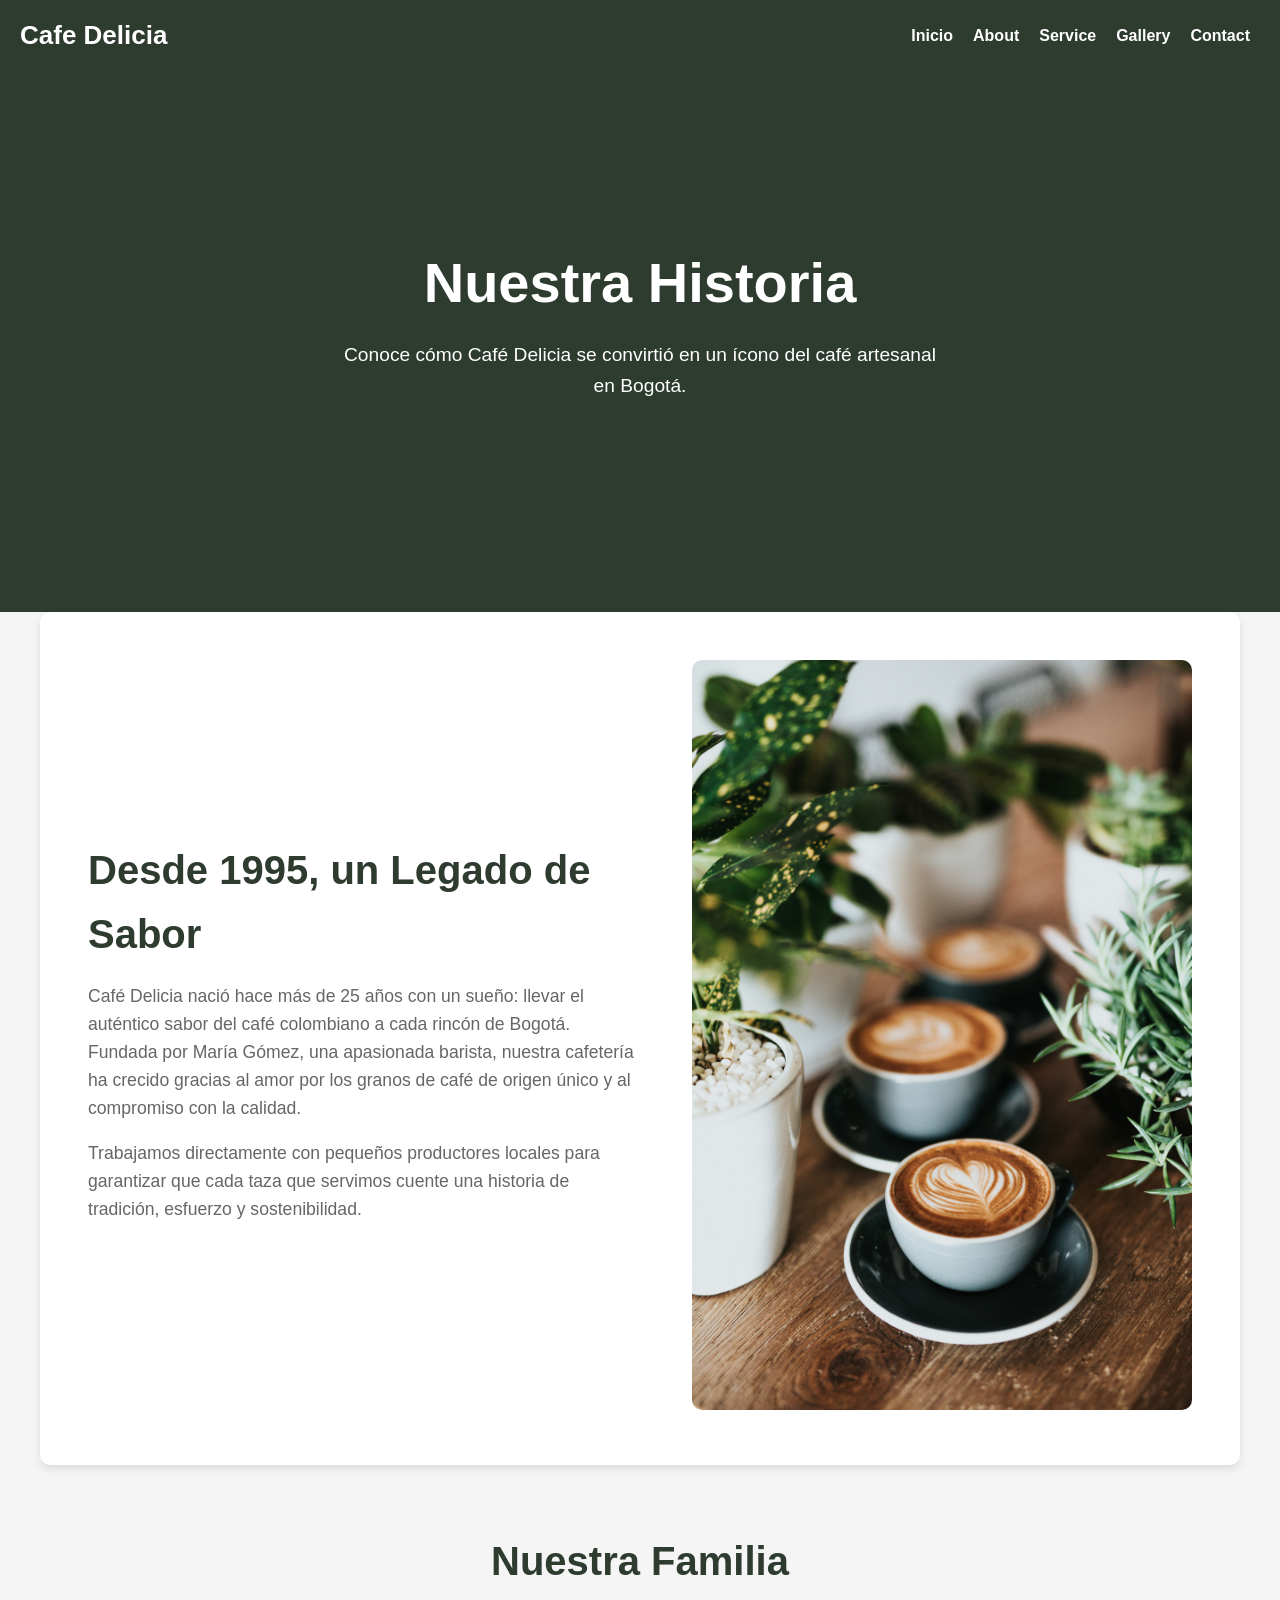
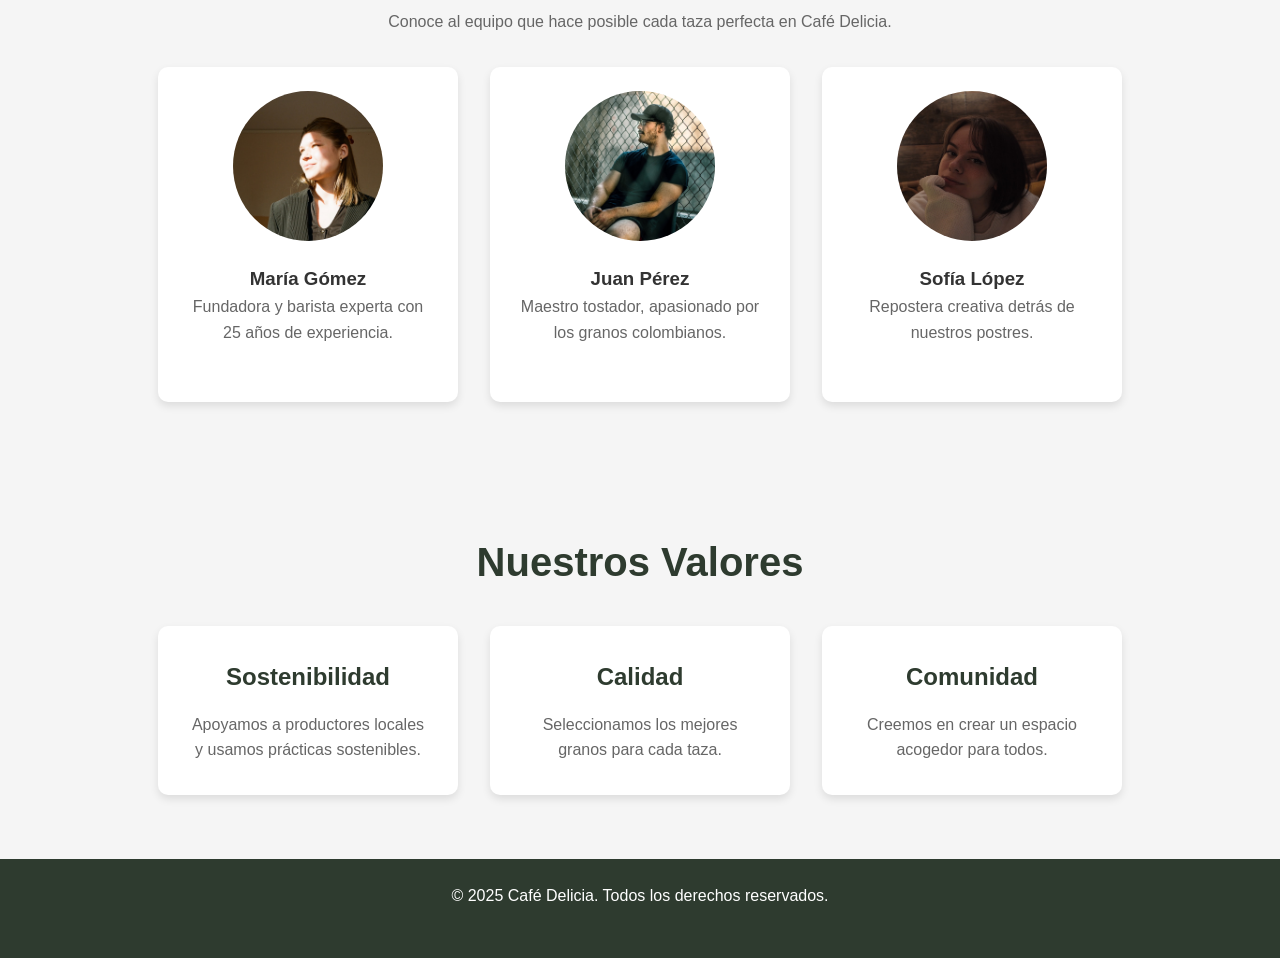
<file: page/about.html>
<!DOCTYPE html>
<html lang="es">
<head>
    <meta charset="UTF-8">
    <meta name="viewport" content="width=device-width, initial-scale=1.0">
    <title>Café Delicia - About</title>
    <link rel="stylesheet" href="../css/style.css">
</head>
<body>
    <nav class="navbar">
        <a href="../index.html">Cafe Delicia</a>
        <ul class="nav-links" id="navLinks">
            <li><a href="../index.html">Inicio</a></li>
            <li><a href="../page/about.html">About</a></li>
            <li><a href="../page/services.html">Service</a></li>
            <li><a href="../page/gallery.html">Gallery</a></li>
            <li><a href="../page/contact.html">Contact</a></li>
        </ul>
        <div class="hamburger" id="hamburger">
            <div></div>
            <div></div>
            <div></div>
        </div>
    </nav>
    
    <script>
        document.addEventListener("DOMContentLoaded", function () {
            const hamburger = document.getElementById("hamburger");
            const navLinks = document.getElementById("navLinks");
            
            hamburger.addEventListener("click", function () {
                navLinks.classList.toggle("active");
            });
        });
    </script>


    <main>
        <section class="hero about-hero">
            <div class="hero-content">
                <h1>Nuestra Historia</h1>
                <p>Conoce cómo Café Delicia se convirtió en un ícono del café artesanal en Bogotá.</p>
            </div>
        </section>

        <section class="content-section about-story">
            <div class="story-content">
                <h2>Desde 1995, un Legado de Sabor</h2>
                <p>Café Delicia nació hace más de 25 años con un sueño: llevar el auténtico sabor del café colombiano a cada rincón de Bogotá. Fundada por María Gómez, una apasionada barista, nuestra cafetería ha crecido gracias al amor por los granos de café de origen único y al compromiso con la calidad.</p>
                <p>Trabajamos directamente con pequeños productores locales para garantizar que cada taza que servimos cuente una historia de tradición, esfuerzo y sostenibilidad.</p>
            </div>
            <div class="story-image">
                <img src="../images/cafe4.jpg" alt="Cafetería">
            </div>
        </section>

        <section class="content-section team-section">
            <h2>Nuestra Familia</h2>
            <p>Conoce al equipo que hace posible cada taza perfecta en Café Delicia.</p>
            <div class="team-container">
                <div class="team-card">
                    <img src="../images/Maria.jpg" alt="María">
                    <h3>María Gómez</h3>
                    <p>Fundadora y barista experta con 25 años de experiencia.</p>
                </div>
                <div class="team-card">
                    <img src="../images/Juan.jpg" alt="Juan">
                    <h3>Juan Pérez</h3>
                    <p>Maestro tostador, apasionado por los granos colombianos.</p>
                </div>
                <div class="team-card">
                    <img src="../images/Sofia.jpg" alt="Sofía">
                    <h3>Sofía López</h3>
                    <p>Repostera creativa detrás de nuestros postres.</p>
                </div>
            </div>
        </section>

        <section class="content-section values-section">
            <h2>Nuestros Valores</h2>
            <div class="values-container">
                <div class="value-item">
                    <h3>Sostenibilidad</h3>
                    <p>Apoyamos a productores locales y usamos prácticas sostenibles.</p>
                </div>
                <div class="value-item">
                    <h3>Calidad</h3>
                    <p>Seleccionamos los mejores granos para cada taza.</p>
                </div>
                <div class="value-item">
                    <h3>Comunidad</h3>
                    <p>Creemos en crear un espacio acogedor para todos.</p>
                </div>
            </div>
        </section>
    </main>

    <footer>
        <p>© 2025 Café Delicia. Todos los derechos reservados.</p>
    </footer>
</body>
</html>
</file>
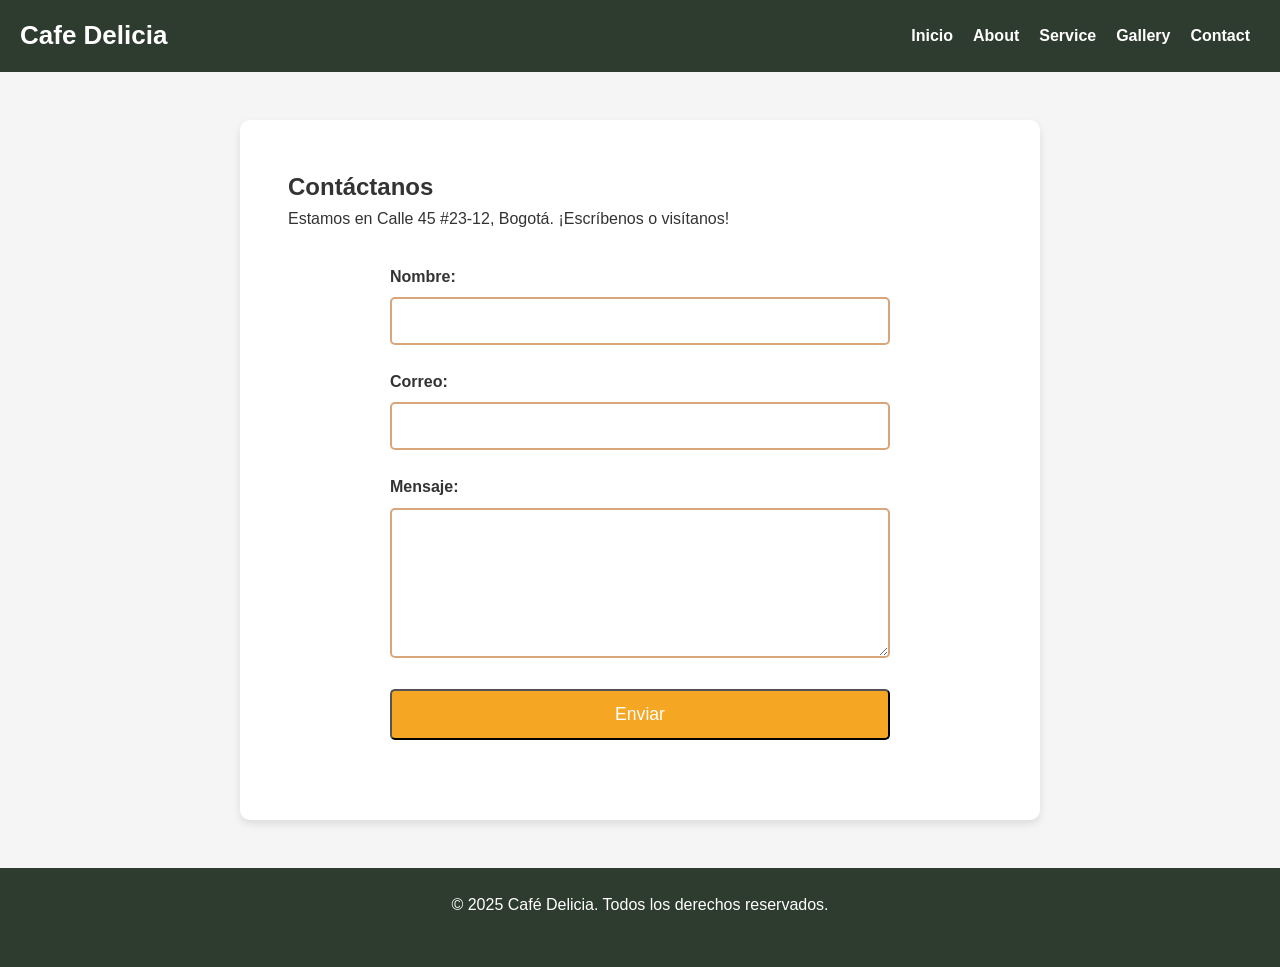
<file: page/contact.html>
<!DOCTYPE html>
<html lang="es">
<head>
    <meta charset="UTF-8">
    <meta name="viewport" content="width=device-width, initial-scale=1.0">
    <title>Café Delicia - Contact</title>
    <link rel="stylesheet" href="../css/style.css"> 
</head>
<body>
    <nav class="navbar">
        <a href="../index.html">Cafe Delicia</a>
        <ul class="nav-links" id="navLinks">
            <li><a href="../index.html">Inicio</a></li> 
            <li><a href="../page/about.html">About</a></li> 
            <li><a href="../page/services.html">Service</a></li> 
            <li><a href="../page/gallery.html">Gallery</a></li> 
            <li><a href="../page/contact.html">Contact</a></li> 
        </ul>
        <div class="hamburger" id="hamburger">
            <div></div>
            <div></div>
            <div></div>
        </div>
    </nav>
    
    <script>
        document.addEventListener("DOMContentLoaded", function () {
            const hamburger = document.getElementById("hamburger");
            const navLinks = document.getElementById("navLinks");
            
            hamburger.addEventListener("click", function () {
                navLinks.classList.toggle("active");
            });
        });
    </script>

    <main>
        <section class="content-section contact-section">
            <h2>Contáctanos</h2>
            <p>Estamos en Calle 45 #23-12, Bogotá. ¡Escríbenos o visítanos!</p>
            <div class="contact-container">
                <form class="contact-form">
                    <div class="form-group">
                        <label for="name">Nombre:</label>
                        <input type="text" id="name" name="name" required>
                    </div>
                    <div class="form-group">
                        <label for="email">Correo:</label>
                        <input type="email" id="email" name="email" required>
                    </div>
                    <div class="form-group">
                        <label for="message">Mensaje:</label>
                        <textarea id="message" name="message" required></textarea>
                    </div>
                    <button type="submit" class="btn">Enviar</button>
                </form>
            </div>
        </section>
    </main>

    <footer>
        <p>© 2025 Café Delicia. Todos los derechos reservados.</p>
    </footer>

</body>
</html>
</file>
<file: css/style.css>
@charset "UTF-8";
/* Reset y estilos base */
* {
  margin: 0;
  padding: 0;
  box-sizing: border-box;
}

body {
  font-family: "Arial", sans-serif;
  line-height: 1.6;
  background-color: #f5f5f5;
  color: #333;
}

/* navbar */

.navbar a {
  text-decoration: none; 
  color: white; 
  font-size: 26px; 
  font-weight: bold; 
  font-family: 'Arial', sans-serif; 
}

.navbar {
  display: flex;
  justify-content: space-between;
  align-items: center;
  background: #2e3b2f;
  padding: 15px 20px;
  position: relative;
}

.navbar .logo {
  color: white;
  font-size: 1.5rem;
  font-weight: bold;
}

.nav-links {
  list-style: none;
  display: flex;
}

.nav-links li {
  margin: 0 10px;
}

.nav-links a {
  color: white;
  text-decoration: none;
  font-size: 1rem;
}

.hamburger {
  display: none;
  flex-direction: column;
  cursor: pointer;
}

.hamburger div {
  width: 25px;
  height: 3px;
  background: white;
  margin: 5px;
}

/* Hero (General) */
.hero {
  display: flex;
  justify-content: center;
  align-items: center;
  padding: 4rem 3rem;
  background-color: #2e3b2f;
  color: #fff;
  min-height: 60vh;
  text-align: center;
  background-size: cover;
  background-position: center;
}

.hero-content h1 {
  font-size: 3.5rem;
  margin-bottom: 1.5rem;
  line-height: 1.2;
}

.hero-content p {
  font-size: 1.2rem;
  margin-bottom: 2rem;
}


/* Hero específico para About */
.about-hero {
  background-image: linear-gradient(rgba(46, 59, 47, 0.7), rgba(46, 59, 47, 0.7)), url("https://images.unsplash.com/photo-1495474472287-4d71bcdd2085?q=80&w=1200&auto=format&fit=crop");
}

/* Hero específico para Services */
.services-hero {
  background-image: linear-gradient(rgba(46, 59, 47, 0.7), rgba(46, 59, 47, 0.7)), url("https://images.unsplash.com/photo-1512568400610-62da28bc8a13?q=80&w=1200&auto=format&fit=crop");
}

/* Hero específico para Gallery */
.gallery-hero {
  background-image: linear-gradient(rgba(46, 59, 47, 0.7), rgba(46, 59, 47, 0.7)), url("https://images.unsplash.com/photo-1509042239860-f550ce710b93?q=80&w=1200&auto=format&fit=crop");
}

/* Hero (Index) */
.hero:not(.about-hero):not(.services-hero):not(.gallery-hero) {
  display: flex;
  justify-content: space-between;
  align-items: center;
  min-height: 80vh;
}

.hero-content {
  max-width: 50%;
}

.hero-image {
  position: relative;
  max-width: 40%;
}

.hero-image img {
  width: 100%;
  border-radius: 10px;
  object-fit: cover;
}

.highlight-box {
  position: absolute;
  bottom: 20px;
  left: -50px;
  background-color: #fff;
  padding: 1rem;
  border-radius: 10px;
  box-shadow: 0 4px 8px rgba(0, 0, 0, 0.1);
  text-align: center;
}

.highlight-box h3 {
  color: #2e3b2f;
  font-size: 1.2rem;
}

.highlight-box p {
  color: #666;
  font-size: 0.9rem;
}

/* Botones */
.btn {
  display: inline-block;
  background-color: #f5a623;
  color: #fff;
  padding: 0.8rem 2rem;
  text-decoration: none;
  border-radius: 5px;
  font-size: 1.1rem;
  transition: background-color 0.3s ease;
}

.btn:hover {
  background-color: #e69500;
}

/* Secciones de contenido */
.content-section {
  padding: 4rem 3rem;
  max-width: 1200px;
  margin: 0 auto;
}

/* About Story */
.about-story {
  display: flex;
  justify-content: space-between;
  align-items: center;
  gap: 2rem;
  background-color: #fff;
  border-radius: 10px;
  padding: 3rem;
  box-shadow: 0 4px 8px rgba(0, 0, 0, 0.1);
}

.story-content {
  max-width: 50%;
}

.story-content h2 {
  font-size: 2.5rem;
  margin-bottom: 1rem;
  color: #2e3b2f;
}

.story-content p {
  font-size: 1.1rem;
  color: #666;
  margin-bottom: 1rem;
}

.story-image img {
  max-width: 500px;
  border-radius: 10px;
  object-fit: cover;
}

/* Team */
.team-section h2 {
  font-size: 2.5rem;
  margin-bottom: 1rem;
  color: #2e3b2f;
  text-align: center;
}

.team-section p {
  text-align: center;
  margin-bottom: 2rem;
  color: #666;
}

.team-container {
  display: flex;
  gap: 2rem;
  flex-wrap: wrap;
  justify-content: center;
}

.team-card {
  background-color: #fff;
  padding: 1.5rem;
  border-radius: 10px;
  text-align: center;
  width: 300px;
  box-shadow: 0 4px 8px rgba(0, 0, 0, 0.1);
  transition: transform 0.3s ease;
}

.team-card:hover {
  transform: translateY(-10px);
}

.team-card img {
  width: 150px;
  height: 150px;
  border-radius: 50%;
  object-fit: cover;
  margin-bottom: 1rem;
}

/* Values */
.values-section h2 {
  font-size: 2.5rem;
  margin-bottom: 2rem;
  color: #2e3b2f;
  text-align: center;
}

.values-container {
  display: flex;
  gap: 2rem;
  justify-content: center;
  flex-wrap: wrap;
}

.value-item {
  background-color: #fff;
  padding: 2rem;
  border-radius: 10px;
  text-align: center;
  width: 300px;
  box-shadow: 0 4px 8px rgba(0, 0, 0, 0.1);
}

.value-item h3 {
  font-size: 1.5rem;
  color: #2e3b2f;
  margin-bottom: 1rem;
}

.value-item p {
  color: #666;
}

/* Services Intro */
.services-intro {
  display: flex;
  justify-content: space-between;
  align-items: center;
  gap: 2rem;
  background-color: #fff;
  border-radius: 10px;
  padding: 3rem;
  box-shadow: 0 4px 8px rgba(0, 0, 0, 0.1);
}

.intro-content {
  max-width: 50%;
}

.intro-content h2 {
  font-size: 2.5rem;
  margin-bottom: 1rem;
  color: #2e3b2f;
}

.intro-content p {
  font-size: 1.1rem;
  color: #666;
}

.intro-image img {
  max-width: 500px;
  border-radius: 10px;
  object-fit: cover;
}

/* Services Menu */
.services-menu h2 {
  font-size: 2.5rem;
  margin-bottom: 2rem;
  color: #2e3b2f;
  text-align: center;
}

.products {
  display: flex;
  justify-content: center;
  gap: 2rem;
  flex-wrap: wrap;
}

.product-card {
  background-color: #fff;
  padding: 1.5rem;
  border-radius: 10px;
  text-align: center;
  width: 250px;
  box-shadow: 0 4px 8px rgba(0, 0, 0, 0.1);
  transition: transform 0.3s ease;
}

.product-card:hover {
  transform: translateY(-10px);
}

.product-card img {
  width: 100%;
  height: 200px;
  border-radius: 10px;
  object-fit: cover;
}

.product-card h3 {
  font-size: 1.2rem;
  color: #2e3b2f;
  margin: 1rem 0;
}

.product-card p {
  color: #666;
  margin-bottom: 1rem;
}

/* Special Offers */
.special-offers h2 {
  font-size: 2.5rem;
  margin-bottom: 2rem;
  color: #2e3b2f;
  text-align: center;
}

.offers-container {
  display: flex;
  gap: 2rem;
  justify-content: center;
  flex-wrap: wrap;
}

.offer-card {
  background-color: #fff;
  padding: 1.5rem;
  border-radius: 10px;
  text-align: center;
  width: 300px;
  box-shadow: 0 4px 8px rgba(0, 0, 0, 0.1);
}

.offer-card img {
  width: 100%;
  height: 200px;
  border-radius: 10px;
  object-fit: cover;
  margin-bottom: 1rem;
}

.offer-card h3 {
  font-size: 1.5rem;
  color: #2e3b2f;
  margin-bottom: 0.5rem;
}

.offer-card p {
  color: #666;
}

/* Gallery Carousel */
.gallery-carousel h2 {
  font-size: 2.5rem;
  margin-bottom: 2rem;
  color: #2e3b2f;
  text-align: center;
}

.carousel {
  position: relative;
  max-width: 800px;
  margin: 2rem auto;
  overflow: hidden;
}

.carousel-inner {
  position: relative;
  width: 100%;
}

.carousel-item {
  display: none;
  width: 100%;
}

.carousel-item.active {
  display: block;
}

.carousel-item img {
  width: 100%;
  height: 400px;
  object-fit: cover;
  border-radius: 10px;
}

.carousel-prev, .carousel-next {
  position: absolute;
  top: 50%;
  transform: translateY(-50%);
  background-color: rgba(46, 59, 47, 0.7);
  color: #fff;
  border: none;
  padding: 1rem;
  cursor: pointer;
  font-size: 1.5rem;
}

.carousel-prev {
  left: 10px;
}

.carousel-next {
  right: 10px;
}

/* Gallery Grid */
.gallery-grid h2 {
  font-size: 2.5rem;
  margin-bottom: 2rem;
  color: #2e3b2f;
  text-align: center;
}

.gallery-container {
  display: grid;
  grid-template-columns: repeat(auto-fit, minmax(250px, 1fr));
  gap: 2rem;
  padding: 2rem;
}

.gallery-item {
  text-align: center;
}

.gallery-item img {
  width: 100%;
  height: 200px;
  object-fit: cover;
  border-radius: 10px;
  box-shadow: 0 4px 8px rgba(0, 0, 0, 0.1);
}

.gallery-item p {
  margin-top: 1rem;
  color: #666;
}

/* Testimonials */
.testimonials h2 {
  font-size: 2.5rem;
  margin-bottom: 2rem;
  color: #2e3b2f;
  text-align: center;
}

.testimonials-container {
  display: flex;
  gap: 2rem;
  justify-content: center;
  flex-wrap: wrap;
}

.testimonial-card {
  background-color: #fff;
  padding: 2rem;
  border-radius: 10px;
  text-align: center;
  width: 300px;
  box-shadow: 0 4px 8px rgba(0, 0, 0, 0.1);
}

.testimonial-card p {
  font-style: italic;
  color: #666;
  margin-bottom: 1rem;
}

.testimonial-card h3 {
  font-size: 1.2rem;
  color: #2e3b2f;
}

/* Features */
.features {
  display: flex;
  justify-content: space-around;
  padding: 3rem 2rem;
  background-color: #fff;
  text-align: center;
  gap: 2rem;
}

.feature-item {
  max-width: 300px;
  flex: 1;
}

.feature-item img {
  width: 50px;
  height: 50px;
  margin-bottom: 1rem;
  object-fit: cover;
}

.feature-item h3 {
  font-size: 1.3rem;
  margin-bottom: 0.5rem;
}

.feature-item p {
  color: #666;
  font-size: 1rem;
}

/* Blend Section */
.blend-section {
  display: flex;
  justify-content: space-between;
  align-items: center;
  padding: 4rem 3rem;
  background-color: #f5f5f5;
}

.blend-content {
  max-width: 50%;
}

.blend-content h2 {
  font-size: 2.5rem;
  margin-bottom: 1rem;
}

.blend-content p {
  font-size: 1.2rem;
  margin-bottom: 2rem;
}

.blend-image img {
  max-width: 400px;
  border-radius: 10px;
  object-fit: cover;
}

/* Best Sellers */
.best-sellers {
  padding: 4rem 3rem;
  background-color: #2e3b2f;
  color: #fff;
  text-align: center;
}

.best-sellers h2 {
  font-size: 2.5rem;
  margin-bottom: 3rem;
}

/* Contacto */
.contact-section {
  background-color: #fff;
  border-radius: 10px;
  padding: 3rem;
  box-shadow: 0 4px 8px rgba(0, 0, 0, 0.1);
  margin: 3rem auto;
  max-width: 800px;
}

.contact-section img {
  width: 100%;
  max-width: 400px;
  margin: 2rem auto;
  border-radius: 10px;
  object-fit: cover;
}

.contact-form {
  display: flex;
  flex-direction: column;
  gap: 1.5rem;
  max-width: 500px;
  margin: 2rem auto;
}

.form-group label {
  display: block;
  margin-bottom: 0.5rem;
  font-weight: bold;
}

.form-group input, .form-group textarea {
  width: 100%;
  padding: 0.8rem;
  border: 2px solid #d9a57b;
  border-radius: 5px;
  font-size: 1rem;
}

.form-group textarea {
  min-height: 150px;
}

/* Footer */
footer {
  background-color: #2e3b2f;
  color: #fff;
  text-align: center;
  padding: 1.5rem;
  min-height: 11vh;
}

/* Media Queries para mayor responsividad */
@media (max-width: 1024px) {
  .hero {
    flex-direction: column;
    text-align: center;
    padding: 3rem 2rem;
  }
  .hero-content {
    max-width: 100%;
    margin-bottom: 2rem;
  }
  .hero-image {
    max-width: 70%;
  }
  .hero-image img {
    width: 100%;
  }
  .highlight-box {
    left: 0;
    bottom: -50px;
  }
  .about-story, .services-intro, .blend-section {
    flex-direction: column;
    text-align: center;
  }
  .story-content, .intro-content, .blend-content {
    max-width: 100%;
    margin-bottom: 2rem;
  }
  .story-image img, .intro-image img, .blend-image img {
    max-width: 100%;
  }
}
@media (max-width: 768px) {
  .nav-menu {
    flex-direction: column;
    gap: 1rem;
  }
  .hero-content h1 {
    font-size: 2.5rem;
  }
  .hero-content p {
    font-size: 1rem;
  }
  .hero-image {
    max-width: 100%;
  }
  .features, .values-container, .offers-container, .testimonials-container {
    flex-direction: column;
    gap: 2rem;
  }
  .feature-item, .value-item, .offer-card, .testimonial-card {
    max-width: 100%;
  }
  .products {
    flex-direction: column;
    align-items: center;
  }
  .product-card {
    width: 100%;
    max-width: 300px;
  }
  .carousel {
    max-width: 100%;
  }
  .carousel-item img {
    height: 300px;
  }
}
@media (max-width: 480px) {
  .hero-content h1 {
    font-size: 2rem;
  }
  .hero-content p {
    font-size: 0.9rem;
  }
  .btn {
    padding: 0.6rem 1.5rem;
    font-size: 1rem;
  }
  .story-content h2, .intro-content h2, .blend-content h2, .services-menu h2, .special-offers h2, .gallery-carousel h2, .gallery-grid h2, .testimonials h2 {
    font-size: 2rem;
  }
  .team-card {
    width: 100%;
    max-width: 300px;
  }
}
@media (max-width: 768px) {
  .nav-links {
    display: none;
    flex-direction: column;
    position: absolute;
    top: 60px;
    left: 0;
    width: 100%;
    background: #2e3b2f;
    text-align: center;
  }
  .nav-links.active {
    display: flex;
  }
  .hamburger {
    display: flex;
  }
}

/*# sourceMappingURL=style.css.map */
</file>
